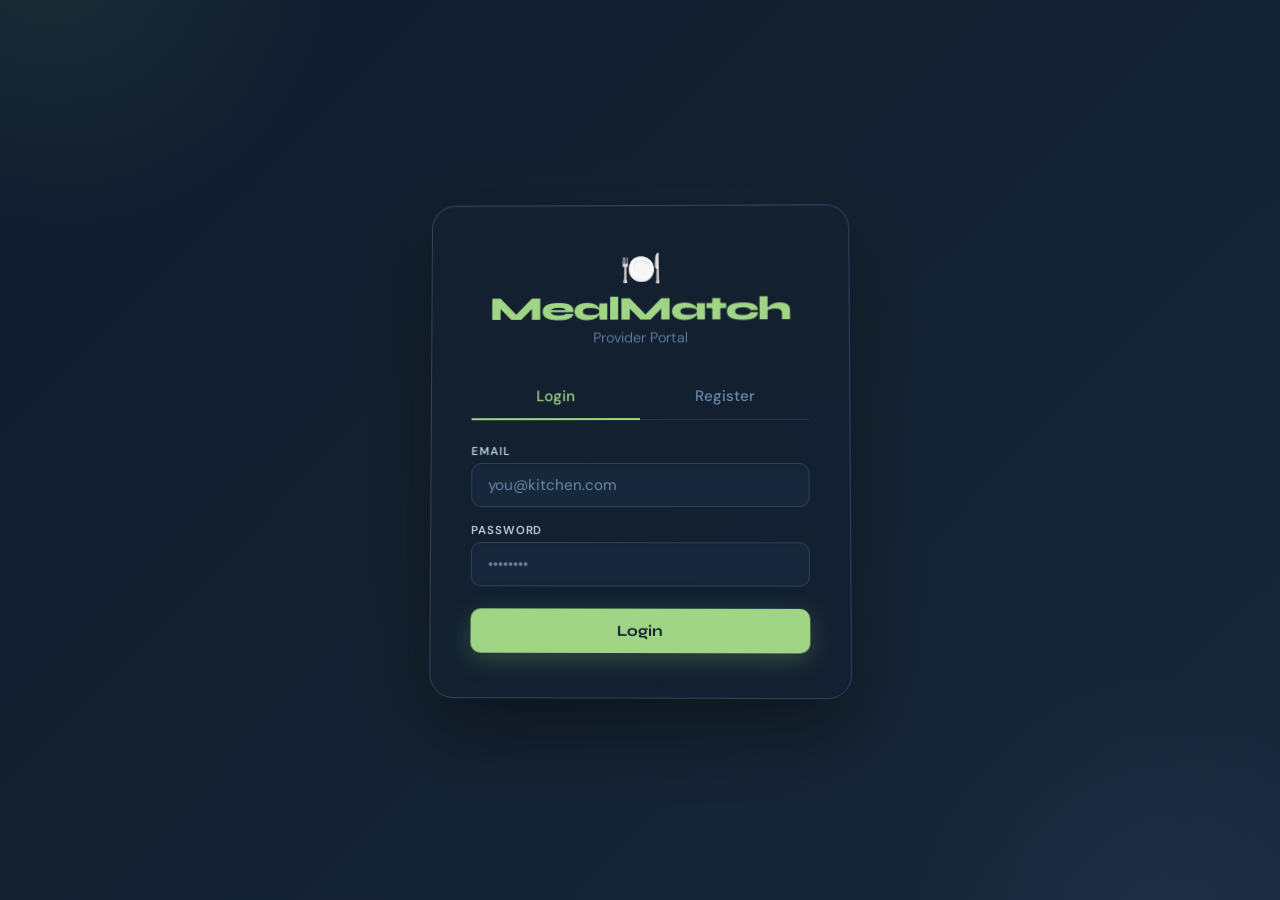
<file: provider-dashboard/provider.html>
<!DOCTYPE html>
<html lang="en">
<head>
  <meta charset="UTF-8" />
  <meta name="viewport" content="width=device-width, initial-scale=1.0"/>
  <title>MealMatch – Provider Dashboard</title>
  <link rel="preconnect" href="https://fonts.googleapis.com">
  <link href="https://fonts.googleapis.com/css2?family=Syne:wght@400;500;600;700;800&family=DM+Sans:ital,opsz,wght@0,9..40,300;0,9..40,400;0,9..40,500;0,9..40,600;1,9..40,300&family=JetBrains+Mono:wght@400;500&display=swap" rel="stylesheet">
  <style>
/* ===== RESET & TOKENS ===== */
*, *::before, *::after { box-sizing: border-box; margin: 0; padding: 0; }
:root {
  --bg:       #0e1b2e;
  --bg2:      #122030;
  --bg3:      #18283c;
  --bg4:      #1e3048;
  --border:   #243654;
  --border2:  #2e4260;
  --text:     #eaf4f4;
  --muted:    #b8cdd8;
  --faint:    #6b87a8;
  --accent:   #a0d585;
  --accent2:  #80bc60;
  --accent3:  rgba(160,213,133,0.10);
  --green-lt: #d8f0b8;
  --blue-d:   #6b87a8;
  --blue-lt:  #8faec8;
  --danger:   #f07070;
  --warning:  #d8e888;
  --success:  #a0d585;
  --serif:    'Syne', sans-serif;
  --sans:     'DM Sans', system-ui, sans-serif;
  --mono:     'JetBrains Mono', monospace;
  --r:        10px;
  --r2:       18px;
}
body {
  font-family: var(--sans);
  background: var(--bg);
  color: var(--text);
  min-height: 100vh;
  -webkit-font-smoothing: antialiased;
}
a { cursor: pointer; text-decoration: none; }

/* ===== UTILITY ===== */
.hidden { display: none !important; }
.error-msg { color: var(--danger); font-size: 0.85rem; margin-top: 8px; font-family: var(--sans); }
.empty-msg { text-align: center; color: var(--faint); padding: 40px 0; font-size: 1rem; font-family: var(--sans); }

/* ===== AUTH ===== */
#auth-screen {
  display: flex; align-items: center; justify-content: center;
  min-height: 100vh;
  background: linear-gradient(135deg, #0e1b2e 0%, #122030 40%, #18283c 100%);
  perspective: 1200px;
  position: relative;
  overflow: hidden;
}
#auth-screen::before {
  content: '';
  position: absolute; top: -40%; left: -20%; width: 600px; height: 600px;
  background: radial-gradient(circle, rgba(160,213,133,0.10) 0%, transparent 70%);
  border-radius: 50%; pointer-events: none;
}
#auth-screen::after {
  content: '';
  position: absolute; bottom: -30%; right: -10%; width: 500px; height: 500px;
  background: radial-gradient(circle, rgba(107,135,168,0.08) 0%, transparent 70%);
  border-radius: 50%; pointer-events: none;
}
.auth-card {
  background: rgba(18,32,48,0.90);
  backdrop-filter: blur(24px); -webkit-backdrop-filter: blur(24px);
  border-radius: 24px; padding: 44px 40px;
  width: 100%; max-width: 420px;
  box-shadow: 0 30px 80px rgba(0,0,0,.50), 0 0 100px rgba(160,213,133,0.05), inset 0 1px 0 rgba(255,255,255,0.05);
  border: 1px solid var(--border2);
  transform: rotateX(2deg) rotateY(-1deg) translateZ(0);
  transition: transform 0.5s cubic-bezier(.25,.46,.45,.94), box-shadow 0.5s ease;
  position: relative; z-index: 2;
}
.auth-card:hover {
  transform: rotateX(0deg) rotateY(0deg) translateY(-6px) translateZ(0);
  box-shadow: 0 40px 100px rgba(0,0,0,.60), 0 0 120px rgba(160,213,133,0.08);
}
.auth-card h1 {
  font-family: var(--serif);
  font-size: 2.1rem; text-align: center; color: var(--accent);
  letter-spacing: -0.03em; font-weight: 800;
}
.auth-subtitle { text-align: center; color: var(--faint); margin-bottom: 28px; font-size: .9rem; font-family: var(--sans); font-weight: 300; }
.tab-bar { display: flex; border-bottom: 1px solid var(--border); margin-bottom: 24px; }
.tab-bar .tab {
  flex: 1; background: none; border: none; padding: 12px;
  font-size: .95rem; cursor: pointer; color: var(--faint); font-weight: 500;
  border-bottom: 2px solid transparent; margin-bottom: -1px; transition: all .25s;
  font-family: var(--sans);
}
.tab-bar .tab:hover { color: var(--muted); }
.tab-bar .tab.active { color: var(--accent); border-bottom-color: var(--accent); }

label {
  display: block; font-size: .72rem; color: var(--muted);
  margin-bottom: 4px; margin-top: 16px;
  font-family: var(--sans); font-weight: 600; text-transform: uppercase; letter-spacing: .08em;
}
input[type=text],
input[type=email],
input[type=password],
input[type=number],
select {
  width: 100%; padding: 11px 16px;
  border: 1px solid var(--border2);
  border-radius: var(--r); font-size: .95rem;
  transition: all .25s; outline: none;
  background: var(--bg3);
  color: var(--text);
  font-family: var(--sans);
  box-shadow: inset 0 2px 6px rgba(0,0,0,0.15);
}
input::placeholder { color: var(--faint); }
input:focus, select:focus {
  border-color: var(--accent);
  background: var(--bg4);
  box-shadow: inset 0 2px 6px rgba(0,0,0,0.15), 0 0 0 3px rgba(160,213,133,0.12);
}
select option { background: var(--bg3); color: var(--text); }

.btn-primary {
  display: block; width: 100%; padding: 13px; margin-top: 22px;
  background: var(--accent);
  color: #0e1b2e; border: none; border-radius: var(--r);
  font-size: .95rem; font-weight: 700; cursor: pointer;
  font-family: var(--serif); letter-spacing: 0.01em;
  transition: all .3s cubic-bezier(.25,.46,.45,.94); position: relative;
  box-shadow: 0 6px 24px rgba(160,213,133,0.25), 0 2px 6px rgba(0,0,0,0.15);
}
.btn-primary:hover {
  background: var(--green-lt);
  transform: translateY(-3px) scale(1.01);
  box-shadow: 0 12px 36px rgba(160,213,133,0.35), 0 4px 10px rgba(0,0,0,0.2);
}
.btn-primary:active { transform: translateY(0) scale(0.99); box-shadow: 0 4px 12px rgba(160,213,133,0.2); }
.btn-secondary {
  display: inline-block; padding: 10px 22px; margin-top: 12px;
  background: var(--bg3); color: var(--muted); border: 1px solid var(--border2);
  border-radius: var(--r); font-size: .9rem; font-weight: 500; cursor: pointer;
  transition: all .25s; font-family: var(--sans);
}
.btn-secondary:hover { background: var(--bg4); color: var(--text); transform: translateY(-1px); }

/* ===== DASHBOARD LAYOUT ===== */
#dashboard {
  display: flex; min-height: 100vh;
  background: linear-gradient(160deg, #0e1b2e 0%, #111f30 40%, #152535 70%, #0e1b2e 100%);
}
#sidebar {
  width: 220px; color: var(--faint);
  display: flex; flex-direction: column; padding: 28px 0;
  position: fixed; top: 0; left: 0; height: 100vh; z-index: 100;
  background: rgba(14,27,46,0.96);
  backdrop-filter: blur(20px); -webkit-backdrop-filter: blur(20px);
  border-right: 1px solid var(--border);
  box-shadow: 4px 0 30px rgba(0,0,0,.3);
}
.brand {
  font-family: var(--serif);
  font-size: 1.35rem; font-weight: 800; color: var(--accent);
  padding: 0 24px 32px;
  letter-spacing: -0.03em;
}
nav { flex: 1; }
.nav-link {
  display: block; padding: 13px 24px; color: var(--faint);
  font-size: .9rem; font-weight: 500; font-family: var(--sans);
  transition: all .3s; cursor: pointer;
  border-left: 3px solid transparent; position: relative;
  margin: 2px 0;
}
.nav-link:hover {
  background: linear-gradient(90deg, rgba(160,213,133,.06), transparent);
  color: var(--muted); transform: translateX(3px);
}
.nav-link.active {
  background: linear-gradient(90deg, rgba(160,213,133,.10), transparent);
  color: var(--accent); border-left-color: var(--accent);
}
.btn-logout {
  margin: 16px; background: rgba(240,112,112,.07); color: var(--danger);
  border: 1px solid rgba(240,112,112,0.18); border-radius: var(--r); padding: 10px;
  cursor: pointer; font-weight: 600; transition: all .3s; font-size: .88rem;
  font-family: var(--sans);
}
.btn-logout:hover {
  background: var(--danger); color: #0e1b2e; transform: translateY(-2px);
  box-shadow: 0 8px 24px rgba(240,112,112,0.28);
}
#main-content {
  margin-left: 220px; flex: 1; padding: 36px 40px;
  max-width: calc(100vw - 220px);
  position: relative;
}
/* Ambient glow blobs */
#main-content::before {
  content: '';
  position: fixed; top: 8%; right: 4%; width: 420px; height: 420px;
  background: radial-gradient(circle, rgba(160,213,133,0.04) 0%, transparent 70%);
  border-radius: 50%; pointer-events: none; z-index: 0;
}
#main-content::after {
  content: '';
  position: fixed; bottom: 4%; left: 28%; width: 500px; height: 500px;
  background: radial-gradient(circle, rgba(107,135,168,0.03) 0%, transparent 70%);
  border-radius: 50%; pointer-events: none; z-index: 0;
}
.section { position: relative; z-index: 1; }
.section h2 {
  font-family: var(--serif);
  font-size: 1.5rem; margin-bottom: 24px; color: var(--text);
  font-weight: 700; letter-spacing: -0.02em;
}
.section-header { display: flex; align-items: center; justify-content: space-between; margin-bottom: 20px; }
.section-header h2 { margin-bottom: 0; }
.section-header .btn-primary { width: auto; margin-top: 0; padding: 10px 22px; font-size: .9rem; }

/* ===== PROFILE CARD ===== */
.card {
  background: rgba(18,32,48,0.70);
  backdrop-filter: blur(16px); -webkit-backdrop-filter: blur(16px);
  border-radius: var(--r2);
  box-shadow: 0 8px 40px rgba(0,0,0,.25), inset 0 1px 0 rgba(255,255,255,0.04);
  border: 1px solid var(--border);
  transition: transform 0.4s cubic-bezier(.25,.46,.45,.94), box-shadow 0.4s ease;
}
.card:hover {
  transform: translateY(-5px) rotateX(1deg);
  box-shadow: 0 20px 60px rgba(0,0,0,.35), inset 0 1px 0 rgba(255,255,255,0.06);
}
.profile-card {
  display: flex; align-items: center; gap: 22px;
  padding: 28px; margin-bottom: 28px;
  background: linear-gradient(135deg, rgba(18,32,48,0.80), rgba(24,40,60,0.65));
  position: relative; overflow: hidden;
}
.profile-card::before {
  content: '';
  position: absolute; top: -50%; right: -20%; width: 300px; height: 300px;
  background: radial-gradient(circle, rgba(160,213,133,0.06) 0%, transparent 70%);
  border-radius: 50%; pointer-events: none;
}
.profile-avatar {
  width: 72px; height: 72px; border-radius: 50%;
  background: linear-gradient(135deg, #a0d585, #6b87a8);
  display: flex; align-items: center; justify-content: center;
  font-family: var(--serif);
  font-size: 1.8rem; color: #0e1b2e; font-weight: 800; flex-shrink: 0;
  box-shadow: 0 8px 30px rgba(160,213,133,0.25), 0 0 40px rgba(107,135,168,0.10);
  border: 2px solid rgba(255,255,255,0.08);
  transition: transform 0.3s ease, box-shadow 0.3s ease;
}
.profile-avatar:hover { transform: scale(1.1) rotate(-5deg); box-shadow: 0 12px 40px rgba(160,213,133,0.35); }
.profile-info h3 { font-family: var(--serif); font-size: 1.25rem; color: var(--text); font-weight: 700; letter-spacing: -0.02em; }
.profile-info p { font-size: .88rem; color: var(--faint); margin-top: 3px; font-family: var(--sans); }
.profile-badge {
  display: inline-block; margin-top: 8px; padding: 4px 12px;
  background: var(--accent3); color: var(--accent); border-radius: 20px;
  font-size: .78rem; font-weight: 600; border: 1px solid rgba(160,213,133,0.20);
  font-family: var(--sans);
}

/* ===== STATS ===== */
.stats-grid {
  display: grid; grid-template-columns: repeat(auto-fill, minmax(210px,1fr));
  gap: 20px; margin-bottom: 32px;
}
.stat-card {
  background: linear-gradient(145deg, rgba(18,32,48,0.80), rgba(14,27,46,0.90));
  backdrop-filter: blur(12px); -webkit-backdrop-filter: blur(12px);
  border-radius: var(--r2); padding: 26px 24px;
  box-shadow: 0 8px 32px rgba(0,0,0,.20), inset 0 1px 0 rgba(255,255,255,0.04);
  border: 1px solid var(--border);
  display: flex; flex-direction: column; gap: 10px;
  transition: all .35s cubic-bezier(.25,.46,.45,.94);
  position: relative; overflow: hidden;
}
.stat-card::before {
  content: '';
  position: absolute; top: -60%; right: -40%; width: 120px; height: 120px;
  border-radius: 50%; pointer-events: none;
  transition: all .4s ease;
}
.stat-card:nth-child(1)::before { background: radial-gradient(circle, rgba(160,213,133,0.12) 0%, transparent 70%); }
.stat-card:nth-child(2)::before { background: radial-gradient(circle, rgba(107,135,168,0.12) 0%, transparent 70%); }
.stat-card:nth-child(3)::before { background: radial-gradient(circle, rgba(216,240,184,0.10) 0%, transparent 70%); }
.stat-card:nth-child(4)::before { background: radial-gradient(circle, rgba(143,174,200,0.10) 0%, transparent 70%); }
.stat-card:nth-child(1) { border-left: 3px solid var(--accent); }
.stat-card:nth-child(2) { border-left: 3px solid var(--blue-d); }
.stat-card:nth-child(3) { border-left: 3px solid var(--green-lt); }
.stat-card:nth-child(4) { border-left: 3px solid var(--blue-lt); }
.stat-card:hover {
  transform: translateY(-8px) scale(1.02);
  box-shadow: 0 20px 50px rgba(0,0,0,.30), inset 0 1px 0 rgba(255,255,255,0.06);
}
.stat-label {
  font-size: .72rem; color: var(--faint); font-weight: 600;
  text-transform: uppercase; letter-spacing: .08em;
  font-family: var(--sans); position: relative;
}
.stat-value {
  font-family: var(--serif);
  font-size: 2rem; font-weight: 700; color: var(--text);
  position: relative; letter-spacing: -0.02em;
}

/* ===== TABLE ===== */
.table-wrap {
  background: rgba(18,32,48,0.70);
  backdrop-filter: blur(12px); -webkit-backdrop-filter: blur(12px);
  border-radius: var(--r2); overflow: hidden;
  box-shadow: 0 8px 40px rgba(0,0,0,.25), inset 0 1px 0 rgba(255,255,255,0.04);
  border: 1px solid var(--border);
  transition: transform 0.35s ease, box-shadow 0.35s ease;
}
.table-wrap:hover {
  transform: translateY(-3px);
  box-shadow: 0 16px 50px rgba(0,0,0,.30);
}
table { width: 100%; border-collapse: collapse; font-size: .92rem; font-family: var(--sans); }
thead { background: linear-gradient(135deg, rgba(14,27,46,0.95), rgba(18,32,48,0.95)); }
thead th {
  padding: 15px 16px; text-align: left; color: var(--faint);
  font-weight: 600; font-size: .72rem; letter-spacing: .08em; text-transform: uppercase;
  font-family: var(--sans);
}
tbody tr { border-bottom: 1px solid rgba(255,255,255,0.025); transition: all .25s; }
tbody tr:last-child { border-bottom: none; }
tbody tr:hover { background: rgba(160,213,133,0.03); }
tbody td { padding: 14px 16px; vertical-align: middle; color: var(--muted); }
tbody td strong { color: var(--text); font-family: var(--sans); }

/* ===== BADGES ===== */
.badge {
  display: inline-block; padding: 4px 12px; border-radius: 20px;
  font-size: .72rem; font-weight: 600; text-transform: uppercase; letter-spacing: .04em;
  font-family: var(--sans);
}
.badge-active  { background: rgba(160,213,133,0.12); color: var(--accent);  border: 1px solid rgba(160,213,133,0.22); }
.badge-paused  { background: rgba(216,232,136,0.12); color: var(--warning); border: 1px solid rgba(216,232,136,0.22); }
.badge-cancelled { background: rgba(240,112,112,0.12); color: var(--danger); border: 1px solid rgba(240,112,112,0.22); }
.badge-yes { background: rgba(160,213,133,0.12); color: var(--accent);  border: 1px solid rgba(160,213,133,0.22); }
.badge-no  { background: rgba(240,112,112,0.12); color: var(--danger); border: 1px solid rgba(240,112,112,0.22); }

/* ===== ACTION BUTTONS ===== */
.btn-edit {
  padding: 6px 14px; border-radius: var(--r);
  border: 1px solid rgba(160,213,133,0.30);
  background: rgba(160,213,133,0.08); color: var(--accent); cursor: pointer;
  font-size: .82rem; font-weight: 600; margin-right: 6px; transition: all .3s;
  font-family: var(--sans);
}
.btn-edit:hover {
  background: var(--accent); color: #0e1b2e; transform: translateY(-2px);
  box-shadow: 0 6px 20px rgba(160,213,133,0.30);
}
.btn-delete {
  padding: 6px 14px; border-radius: var(--r);
  border: 1px solid rgba(240,112,112,0.30);
  background: rgba(240,112,112,0.08); color: var(--danger); cursor: pointer;
  font-size: .82rem; font-weight: 600; transition: all .3s;
  font-family: var(--sans);
}
.btn-delete:hover {
  background: var(--danger); color: #0e1b2e; transform: translateY(-2px);
  box-shadow: 0 6px 20px rgba(240,112,112,0.30);
}

/* ===== FORECAST TOTAL ===== */
.forecast-total {
  text-align: right; margin-top: 18px; font-size: 1rem; color: var(--muted);
  padding: 16px 24px;
  background: rgba(18,32,48,0.70);
  backdrop-filter: blur(12px);
  border-radius: var(--r2);
  box-shadow: 0 6px 24px rgba(0,0,0,.18), inset 0 1px 0 rgba(255,255,255,0.04);
  border: 1px solid var(--border);
  font-family: var(--sans);
}
.forecast-total strong { color: var(--accent); font-family: var(--serif); font-size: 1.2rem; }

/* ===== REVIEWS ===== */
#reviews-list { display: flex; flex-direction: column; gap: 16px; }
.review-card {
  background: rgba(18,32,48,0.70);
  backdrop-filter: blur(12px); -webkit-backdrop-filter: blur(12px);
  border-radius: var(--r2); padding: 24px 28px;
  box-shadow: 0 8px 32px rgba(0,0,0,.20), inset 0 1px 0 rgba(255,255,255,0.04);
  border: 1px solid var(--border);
  transition: all .35s cubic-bezier(.25,.46,.45,.94);
  position: relative; overflow: hidden;
}
.review-card::before {
  content: '';
  position: absolute; top: 0; left: 0; right: 0; height: 2px;
  background: linear-gradient(90deg, var(--accent), var(--blue-d), var(--green-lt));
  opacity: 0; transition: opacity 0.35s;
}
.review-card:hover {
  transform: translateY(-5px);
  box-shadow: 0 20px 50px rgba(0,0,0,.30), inset 0 1px 0 rgba(255,255,255,0.06);
}
.review-card:hover::before { opacity: 1; }
.review-header {
  display: flex; align-items: center; justify-content: space-between; margin-bottom: 10px;
}
.review-author { font-family: var(--serif); font-weight: 700; color: var(--text); font-size: .95rem; }
.review-date { font-size: .8rem; color: var(--faint); font-family: var(--sans); }
.review-stars { color: var(--warning); font-size: 1.1rem; }
.review-comment { color: var(--muted); font-size: .93rem; line-height: 1.6; margin-top: 8px; font-family: var(--sans); }
.review-item-tag {
  display: inline-block; margin-top: 10px; padding: 4px 12px;
  background: rgba(107,135,168,0.08); color: var(--blue-lt);
  border: 1px solid rgba(107,135,168,0.14);
  border-radius: 20px; font-size: .78rem; font-family: var(--sans);
}

/* ===== MODAL ===== */
.modal-overlay {
  position: fixed; inset: 0; background: rgba(0,0,0,.65);
  display: flex; align-items: center; justify-content: center;
  z-index: 500; backdrop-filter: blur(8px); -webkit-backdrop-filter: blur(8px);
  perspective: 1000px;
}
.modal {
  background: rgba(18,32,48,0.98);
  backdrop-filter: blur(24px); -webkit-backdrop-filter: blur(24px);
  border-radius: var(--r2); padding: 36px;
  width: 100%; max-width: 560px; max-height: 90vh; overflow-y: auto;
  box-shadow: 0 30px 100px rgba(0,0,0,.55), 0 0 80px rgba(160,213,133,0.04), inset 0 1px 0 rgba(255,255,255,0.05);
  border: 1px solid var(--border2);
  animation: modalIn 0.4s cubic-bezier(.25,.46,.45,.94);
}
@keyframes modalIn {
  from { opacity: 0; transform: rotateX(-10deg) translateY(40px) scale(0.92); }
  to { opacity: 1; transform: rotateX(0) translateY(0) scale(1); }
}
.modal h3 { font-family: var(--serif); font-size: 1.3rem; margin-bottom: 4px; color: var(--text); letter-spacing: -0.02em; }
.toggle-row {
  display: flex; align-items: center; justify-content: space-between; margin-top: 16px;
}
.toggle-row label { margin: 0; font-size: .9rem; color: var(--muted); text-transform: none; letter-spacing: 0; }
.toggle-row input[type=checkbox] { width: 20px; height: 20px; accent-color: var(--accent); cursor: pointer; }
.modal-actions { display: flex; gap: 12px; justify-content: flex-end; margin-top: 22px; }
.modal-actions .btn-primary { width: auto; margin-top: 0; padding: 10px 26px; }

/* ===== TOAST ===== */
.toast {
  position: fixed; bottom: 28px; right: 28px; z-index: 1000;
  background: rgba(18,32,48,0.98);
  backdrop-filter: blur(16px);
  color: var(--text); padding: 14px 24px;
  border-radius: var(--r2); font-size: .93rem; font-weight: 500;
  font-family: var(--sans);
  box-shadow: 0 12px 40px rgba(0,0,0,.45), inset 0 1px 0 rgba(255,255,255,0.05);
  border: 1px solid var(--border2);
  animation: fadeSlideIn .3s cubic-bezier(.25,.46,.45,.94);
}
.toast.success { background: rgba(160,213,133,0.92); color: #0e1b2e; border-color: rgba(160,213,133,0.35); }
.toast.error   { background: rgba(240,112,112,0.92); color: #fff;    border-color: rgba(240,112,112,0.35); }
@keyframes fadeSlideIn {
  from { opacity: 0; transform: translateY(20px) scale(0.95); }
  to   { opacity: 1; transform: translateY(0) scale(1); }
}

/* ===== SKELETON ===== */
.skeleton-lines { padding: 20px 24px; }
.skeleton {
  height: 16px; border-radius: 8px; margin-bottom: 10px;
  background: linear-gradient(90deg, rgba(255,255,255,0.02) 25%, rgba(255,255,255,0.05) 50%, rgba(255,255,255,0.02) 75%);
  background-size: 200% 100%; animation: shimmer 1.5s infinite;
}
.skeleton.short { width: 60%; }
@keyframes shimmer {
  from { background-position: 200% 0; }
  to   { background-position: -200% 0; }
}

/* ===== PREP PLAN ===== */
.prep-day-block { margin-bottom: 28px; }
.prep-day-header { display: flex; align-items: center; gap: 12px; margin-bottom: 12px; }
.prep-day-label {
  font-family: var(--serif); font-size: 1.1rem; font-weight: 700;
  color: var(--text); letter-spacing: -0.01em;
}
.prep-day-date {
  font-size: .82rem; color: var(--faint);
  background: rgba(107,135,168,0.10); border: 1px solid rgba(107,135,168,0.18);
  border-radius: 20px; padding: 3px 12px; font-family: var(--sans);
}
.prep-day-chip {
  font-size: .72rem; font-weight: 600;
  border-radius: 20px; padding: 3px 10px; font-family: var(--sans);
  text-transform: uppercase; letter-spacing: .06em;
}
.prep-day-chip.today { color: var(--accent); background: var(--accent3); border: 1px solid rgba(160,213,133,0.22); }
.prep-day-chip.tomorrow { color: var(--blue-lt); background: rgba(107,135,168,0.12); border: 1px solid rgba(107,135,168,0.22); }
.prep-item-row {
  display: flex; align-items: center; justify-content: space-between;
  padding: 14px 20px;
  background: rgba(18,32,48,0.70); backdrop-filter: blur(8px);
  border-radius: var(--r); border: 1px solid var(--border);
  margin-bottom: 8px; transition: all .25s;
}
.prep-item-row:hover {
  background: rgba(160,213,133,0.04); border-color: rgba(160,213,133,0.18);
  transform: translateX(4px);
}
.prep-item-name { font-weight: 600; color: var(--text); font-family: var(--sans); font-size: .95rem; }
.prep-item-meta { font-size: .82rem; color: var(--faint); margin-top: 2px; font-family: var(--sans); }
.prep-count-chip {
  display: flex; align-items: center; gap: 6px;
  background: var(--accent3); border: 1px solid rgba(160,213,133,0.22);
  border-radius: 20px; padding: 6px 16px;
  font-family: var(--serif); font-size: 1.05rem; font-weight: 700; color: var(--accent);
  flex-shrink: 0; white-space: nowrap;
}
.prep-count-chip span { font-size: .72rem; font-family: var(--sans); color: var(--muted); font-weight: 400; }
.prep-no-orders {
  padding: 18px 20px; color: var(--faint); font-size: .9rem;
  background: rgba(18,32,48,0.50); border-radius: var(--r);
  border: 1px dashed var(--border); text-align: center; font-family: var(--sans);
}
/* ===== PREP CHECKBOX ===== */
.prep-item-row { gap: 14px; }
.prep-check-wrap {
  flex-shrink: 0; display: flex; align-items: center; justify-content: center;
  width: 28px; height: 28px;
}
.prep-check {
  appearance: none; -webkit-appearance: none;
  width: 22px; height: 22px; border-radius: 6px;
  border: 2px solid var(--border2); background: var(--bg3);
  cursor: pointer; position: relative; flex-shrink: 0;
  transition: all .2s cubic-bezier(.25,.46,.45,.94);
}
.prep-check:hover { border-color: var(--accent); background: rgba(160,213,133,0.08); }
.prep-check:checked {
  background: var(--accent); border-color: var(--accent2);
  box-shadow: 0 0 0 3px rgba(160,213,133,0.18);
}
.prep-check:checked::after {
  content: ''; position: absolute;
  left: 5px; top: 2px; width: 8px; height: 12px;
  border: 2.5px solid #0e1b2e; border-top: none; border-left: none;
  transform: rotate(40deg);
}
.prep-item-row.done {
  opacity: 0.55;
  background: rgba(160,213,133,0.04);
  border-color: rgba(160,213,133,0.18);
}
.prep-item-row.done .prep-item-name { text-decoration: line-through; color: var(--accent); }
.prep-item-row.done .prep-count-chip {
  background: rgba(160,213,133,0.06); color: var(--accent2);
}
/* Progress bar */
.prep-progress-wrap {
  display: flex; align-items: center; gap: 12px;
  margin-bottom: 14px; padding: 10px 16px;
  background: rgba(18,32,48,0.60); border-radius: var(--r);
  border: 1px solid var(--border);
}
.prep-progress-bar-track {
  flex: 1; height: 6px; background: rgba(255,255,255,0.06);
  border-radius: 3px; overflow: hidden;
}
.prep-progress-bar-fill {
  height: 100%; background: linear-gradient(90deg, var(--accent2), var(--accent));
  border-radius: 3px; transition: width .4s cubic-bezier(.25,.46,.45,.94);
}
.prep-progress-label {
  font-size: .82rem; color: var(--muted); font-family: var(--sans); white-space: nowrap;
}
.prep-progress-label strong { color: var(--accent); font-family: var(--serif); }
.btn-prep-reset {
  padding: 4px 12px; border-radius: var(--r);
  border: 1px solid rgba(160,213,133,0.20);
  background: transparent; color: var(--faint);
  cursor: pointer; font-size: .75rem; font-family: var(--sans);
  transition: all .2s;
}
.btn-prep-reset:hover { color: var(--accent); border-color: rgba(160,213,133,0.40); }

.cancel-log-section { margin-top: 40px; }
.cancel-log-section h3 {
  font-family: var(--serif); font-size: 1.15rem; font-weight: 700; color: var(--text);
  letter-spacing: -0.02em; margin-bottom: 16px;
  display: flex; align-items: center; gap: 10px;
}
.cancel-log-section h3::after { content: ''; flex: 1; height: 1px; background: var(--border); }

/* ===== TAG CHIP SELECTOR ===== */
.tag-section-label {
  font-size: .68rem; color: var(--faint); font-weight: 600;
  text-transform: uppercase; letter-spacing: .08em;
  font-family: var(--sans); margin: 12px 0 6px;
}
.tag-chip-grid { display: flex; flex-wrap: wrap; gap: 6px; margin-bottom: 4px; }
.tag-chip {
  padding: 5px 12px; border-radius: 20px; font-size: .78rem; font-weight: 600;
  font-family: var(--sans); cursor: pointer; user-select: none;
  border: 1px solid var(--border2); background: var(--bg3); color: var(--faint);
  transition: all .18s; white-space: nowrap;
}
.tag-chip:hover { border-color: var(--accent); color: var(--accent); background: rgba(160,213,133,0.06); }
.tag-chip.selected { background: rgba(160,213,133,0.14); color: var(--accent); border-color: var(--accent2); box-shadow: 0 0 0 2px rgba(160,213,133,0.12); }
.tag-chip.cat-health.selected  { background: rgba(143,174,200,0.14); color: var(--blue-lt);  border-color: var(--blue-lt);  box-shadow: 0 0 0 2px rgba(143,174,200,0.12); }
.tag-chip.cat-health:hover     { border-color: var(--blue-lt); color: var(--blue-lt); background: rgba(143,174,200,0.07); }
.tag-chip.cat-fitness.selected { background: rgba(216,232,136,0.14); color: var(--warning); border-color: var(--warning);  box-shadow: 0 0 0 2px rgba(216,232,136,0.12); }
.tag-chip.cat-fitness:hover    { border-color: var(--warning); color: var(--warning); background: rgba(216,232,136,0.07); }
.tag-custom-input {
  width: 100%; padding: 7px 12px; margin-top: 8px;
  border: 1px dashed var(--border2); border-radius: var(--r);
  background: transparent; color: var(--muted); font-size: .82rem;
  font-family: var(--sans); outline: none; transition: border-color .2s;
}
.tag-custom-input:focus { border-color: var(--accent); color: var(--text); }
.tag-custom-input::placeholder { color: var(--faint); }

/* ===== ANALYTICS ===== */
.analytics-grid { display: grid; grid-template-columns: repeat(auto-fill, minmax(200px,1fr)); gap: 16px; margin-bottom: 28px; }
.an-card {
  background: rgba(18,32,48,0.75); backdrop-filter: blur(12px);
  border-radius: var(--r2); padding: 22px 20px;
  border: 1px solid var(--border);
  box-shadow: 0 6px 28px rgba(0,0,0,.18), inset 0 1px 0 rgba(255,255,255,0.04);
  display: flex; flex-direction: column; gap: 8px; transition: transform .3s ease;
}
.an-card:hover { transform: translateY(-4px); }
.an-label { font-size: .68rem; color: var(--faint); font-weight: 600; text-transform: uppercase; letter-spacing: .08em; font-family: var(--sans); }
.an-value { font-family: var(--serif); font-size: 1.9rem; font-weight: 700; color: var(--text); letter-spacing: -0.02em; }
.an-sub   { font-size: .78rem; color: var(--faint); font-family: var(--sans); }

/* section title within analytics */
.an-section { margin-bottom: 28px; }
.an-section-title {
  font-family: var(--serif); font-size: 1.05rem; font-weight: 700; color: var(--muted);
  margin-bottom: 14px; letter-spacing: -0.01em;
  display: flex; align-items: center; gap: 10px;
}
.an-section-title::after { content: ''; flex: 1; height: 1px; background: var(--border); }

/* horizontal bar chart */
.an-bar-chart { display: flex; flex-direction: column; gap: 10px; }
.an-bar-row { display: flex; align-items: center; gap: 12px; font-family: var(--sans); }
.an-bar-label { font-size: .82rem; color: var(--muted); min-width: 160px; max-width: 160px; overflow: hidden; text-overflow: ellipsis; white-space: nowrap; }
.an-bar-track { flex: 1; height: 10px; background: rgba(255,255,255,0.05); border-radius: 5px; overflow: hidden; }
.an-bar-fill  { height: 100%; border-radius: 5px; transition: width .6s cubic-bezier(.25,.46,.45,.94); }
.an-bar-val   { font-size: .82rem; color: var(--faint); min-width: 36px; text-align: right; }

/* day heatmap */
.an-day-grid { display: grid; grid-template-columns: repeat(7,1fr); gap: 8px; }
.an-day-col  { display: flex; flex-direction: column; align-items: center; gap: 6px; }
.an-day-bar-wrap { width: 100%; height: 80px; display: flex; align-items: flex-end; justify-content: center; }
.an-day-bar { width: 70%; border-radius: 4px 4px 0 0; transition: height .6s cubic-bezier(.25,.46,.45,.94); min-height: 4px; }
.an-day-name { font-size: .7rem; font-weight: 600; letter-spacing: .04em; font-family: var(--sans); color: var(--faint); text-transform: uppercase; }
.an-day-count { font-size: .72rem; font-family: var(--serif); color: var(--muted); }

/* status segment bar */
.an-segment-bar { height: 14px; border-radius: 7px; overflow: hidden; display: flex; margin-bottom: 10px; }
.an-segment { height: 100%; transition: width .6s cubic-bezier(.25,.46,.45,.94); }
.an-legend { display: flex; gap: 16px; flex-wrap: wrap; }
.an-legend-item { display: flex; align-items: center; gap: 6px; font-size: .8rem; font-family: var(--sans); color: var(--muted); }
.an-legend-dot { width: 10px; height: 10px; border-radius: 50%; flex-shrink: 0; }

/* tag cloud */
.an-tag-cloud { display: flex; flex-wrap: wrap; gap: 8px; }
.an-tag-item {
  padding: 5px 13px; border-radius: 20px;
  background: rgba(107,135,168,0.10); color: var(--blue-lt);
  border: 1px solid rgba(107,135,168,0.16); font-family: var(--sans);
  transition: transform .2s;
}
.an-tag-item:hover { transform: scale(1.06); }

/* 2-col layout */
.an-two-col { display: grid; grid-template-columns: 1fr 1fr; gap: 20px; margin-bottom: 28px; }
@media (max-width: 900px) { .an-two-col { grid-template-columns: 1fr; } }
.an-panel {
  background: rgba(18,32,48,0.75); backdrop-filter: blur(12px);
  border-radius: var(--r2); padding: 22px 20px;
  border: 1px solid var(--border);
  box-shadow: 0 6px 28px rgba(0,0,0,.18);
}

/* ===== SCROLLBAR ===== */
::-webkit-scrollbar { width: 6px; }
::-webkit-scrollbar-track { background: transparent; }
::-webkit-scrollbar-thumb { background: rgba(160,213,133,0.15); border-radius: 3px; }
::-webkit-scrollbar-thumb:hover { background: rgba(160,213,133,0.28); }

/* ===== RESPONSIVE ===== */
@media (max-width: 768px) {
  #sidebar { width: 60px; }
  .brand { display: none; }
  .nav-link { padding: 14px; text-align: center; font-size: 1.2rem; }
  #main-content { margin-left: 60px; padding: 24px 16px; max-width: calc(100vw - 60px); }
}
  </style>
</head>
<body>

<!-- ===================== AUTH SCREENS ===================== -->
<div id="auth-screen">
  <div class="auth-card">
    <h1>🍽️ MealMatch</h1>
    <p class="auth-subtitle">Provider Portal</p>

    <div class="tab-bar">
      <button class="tab active" onclick="showTab(event,'login')">Login</button>
      <button class="tab" onclick="showTab(event,'register')">Register</button>
    </div>

    <!-- LOGIN -->
    <form id="login-form" onsubmit="handleLogin(event)">
      <label>Email</label>
      <input type="email" id="login-email" required placeholder="you@kitchen.com"/>
      <label>Password</label>
      <input type="password" id="login-password" required placeholder="••••••••"/>
      <button type="submit" class="btn-primary">Login</button>
      <p id="login-error" class="error-msg hidden"></p>
    </form>

    <!-- REGISTER -->
    <form id="register-form" class="hidden" onsubmit="handleRegister(event)">
      <label>Full Name *</label>
      <input type="text" id="reg-name" required placeholder="Sunrise Kitchen"/>
      <label>Email *</label>
      <input type="email" id="reg-email" required placeholder="you@kitchen.com"/>
      <label>Password *</label>
      <input type="password" id="reg-password" required placeholder="••••••••"/>
      <label>Phone</label>
      <input type="text" id="reg-phone" placeholder="+91 9876543210"/>
      <label>Location</label>
      <input type="text" id="reg-location" placeholder="Chennai, Tamil Nadu"/>
      <label>Cuisine Type</label>
      <input type="text" id="reg-cuisine" placeholder="South Indian, Vegan…"/>
      <button type="submit" class="btn-primary">Create Provider Account</button>
      <p id="register-error" class="error-msg hidden"></p>
    </form>
  </div>
</div>

<!-- ===================== DASHBOARD ===================== -->
<div id="dashboard" class="hidden">

  <!-- SIDEBAR -->
  <aside id="sidebar">
    <div class="brand">🍽️ MealMatch</div>
    <nav>
      <a class="nav-link active" onclick="navigate(event,'overview')">📊 Overview</a>
      <a class="nav-link" onclick="navigate(event,'analytics')">🔍 Analytics</a>
      <a class="nav-link" onclick="navigate(event,'menu')">🍛 Menu Items</a>
      <a class="nav-link" onclick="navigate(event,'subscriptions')">📋 Subscriptions</a>
      <a class="nav-link" onclick="navigate(event,'forecast')">📈 Forecast</a>
      <a class="nav-link" onclick="navigate(event,'prepplan')">📦 Prep Plan</a>
      <a class="nav-link" onclick="navigate(event,'reviews')">⭐ Reviews</a>
    </nav>
    <button class="btn-logout" onclick="logout()">Logout</button>
  </aside>

  <!-- MAIN -->
  <main id="main-content">

    <!-- OVERVIEW -->
    <section id="section-overview" class="section active">
      <h2>Overview</h2>
      <div id="profile-card" class="card profile-card">
        <div class="skeleton-lines">
          <div class="skeleton"></div>
          <div class="skeleton short"></div>
        </div>
      </div>
      <div class="stats-grid">
        <div class="stat-card">
          <span class="stat-label">Menu Items</span>
          <span class="stat-value" id="stat-menu-val">—</span>
        </div>
        <div class="stat-card">
          <span class="stat-label">Active Subscriptions</span>
          <span class="stat-value" id="stat-subs-val">—</span>
        </div>
        <div class="stat-card">
          <span class="stat-label">Proj. Weekly Revenue</span>
          <span class="stat-value" id="stat-rev-val">—</span>
        </div>
        <div class="stat-card">
          <span class="stat-label">Avg. Rating</span>
          <span class="stat-value" id="stat-rating-val">—</span>
        </div>
      </div>
    </section>

    <!-- MENU ITEMS -->
    <section id="section-menu" class="section hidden">
      <div class="section-header">
        <h2>Menu Items</h2>
        <button class="btn-primary" onclick="openMenuModal(null)">+ Add Item</button>
      </div>
      <div class="table-wrap">
        <table>
          <thead>
          <tr>
            <th>Name</th><th>Meal Type</th><th>Dietary Tags</th>
            <th>Price (₹)</th><th>Available</th><th>Actions</th>
          </tr>
          </thead>
          <tbody id="menu-tbody"></tbody>
        </table>
      </div>
      <p id="menu-empty" class="empty-msg hidden">No menu items yet. Click "+ Add Item" to get started.</p>
    </section>

    <!-- SUBSCRIPTIONS -->
    <section id="section-subscriptions" class="section hidden">
      <h2>Subscriber List</h2>
      <div class="table-wrap">
        <table>
          <thead>
          <tr>
            <th>Subscriber</th><th>Menu Item</th><th>Days</th>
            <th>Delivery Time</th><th>Address</th><th>Status</th>
            <th>Start</th><th>End</th>
          </tr>
          </thead>
          <tbody id="subs-tbody"></tbody>
        </table>
      </div>
      <p id="subs-empty" class="empty-msg hidden">No subscribers yet.</p>
    </section>

    <!-- FORECAST -->
    <section id="section-forecast" class="section hidden">
      <h2>Revenue Forecast</h2>
      <div class="table-wrap">
        <table>
          <thead>
          <tr>
            <th>Menu Item</th><th>Active Subscriptions</th><th>Projected Weekly Revenue (₹)</th>
          </tr>
          </thead>
          <tbody id="forecast-tbody"></tbody>
        </table>
      </div>
      <p id="forecast-empty" class="empty-msg hidden">No forecast data available.</p>
      <div id="forecast-total-wrap" class="forecast-total hidden">
        Total Projected Weekly Revenue: <strong id="forecast-total">₹0</strong>
      </div>
    </section>

    <!-- REVIEWS -->
    <section id="section-reviews" class="section hidden">
      <h2>Customer Reviews</h2>
      <div id="reviews-list"></div>
      <p id="reviews-empty" class="empty-msg hidden">No reviews yet.</p>
    </section>

    <!-- ANALYTICS -->
    <section id="section-analytics" class="section hidden">
      <h2>🔍 Analytics</h2>

      <!-- KPI row -->
      <div class="analytics-grid" id="an-kpi-grid">
        <div class="an-card"><span class="an-label">Total Subscribers</span><span class="an-value" id="an-total-subs">—</span><span class="an-sub">all statuses</span></div>
        <div class="an-card"><span class="an-label">Unique Customers</span><span class="an-value" id="an-unique-cust">—</span><span class="an-sub">distinct users</span></div>
        <div class="an-card"><span class="an-label">Pause Rate</span><span class="an-value" id="an-pause-rate">—</span><span class="an-sub">of total subs</span></div>
        <div class="an-card"><span class="an-label">Cancel Rate</span><span class="an-value" id="an-cancel-rate">—</span><span class="an-sub">of total subs</span></div>
        <div class="an-card"><span class="an-label">Est. Monthly Rev.</span><span class="an-value" id="an-monthly-rev">—</span><span class="an-sub">active × price × days</span></div>
        <div class="an-card"><span class="an-label">Avg. Deliveries/Day</span><span class="an-value" id="an-avg-daily">—</span><span class="an-sub">across active subs</span></div>
      </div>

      <!-- Subscription status breakdown -->
      <div class="an-section">
        <div class="an-section-title">📌 Subscription Status Breakdown</div>
        <div class="an-panel">
          <div class="an-segment-bar" id="an-status-bar"></div>
          <div class="an-legend" id="an-status-legend"></div>
        </div>
      </div>

      <!-- Two-col: top items + day heatmap -->
      <div class="an-two-col">
        <div class="an-panel">
          <div class="an-section-title" style="margin-bottom:16px">🏆 Top Items by Active Subscribers</div>
          <div class="an-bar-chart" id="an-top-items"></div>
        </div>
        <div class="an-panel">
          <div class="an-section-title" style="margin-bottom:16px">📅 Weekly Order Heatmap</div>
          <div class="an-day-grid" id="an-day-heatmap"></div>
        </div>
      </div>

      <!-- Two-col: delivery slots + dietary preferences -->
      <div class="an-two-col">
        <div class="an-panel">
          <div class="an-section-title" style="margin-bottom:16px">🕐 Delivery Time Distribution</div>
          <div class="an-bar-chart" id="an-time-slots"></div>
        </div>
        <div class="an-panel">
          <div class="an-section-title" style="margin-bottom:16px">🥗 Top Dietary Tags on Your Menu</div>
          <div class="an-tag-cloud" id="an-tag-cloud"></div>
        </div>
      </div>

      <!-- Revenue by item -->
      <div class="an-section">
        <div class="an-section-title">💰 Estimated Weekly Revenue by Item</div>
        <div class="an-panel">
          <div class="an-bar-chart" id="an-rev-by-item"></div>
        </div>
      </div>
    </section>

    <!-- PREP PLAN -->
    <section id="section-prepplan" class="section hidden">
      <h2>📦 Prep Plan — Next 3 Days</h2>
      <div id="prep-plan-body"></div>

      <!-- Pause / Cancel log -->
      <div class="cancel-log-section">
        <h3>⚠️ Cancellation &amp; Pause Log</h3>
        <div class="table-wrap">
          <table>
            <thead>
              <tr>
                <th>Subscriber</th><th>Menu Item</th><th>Delivery Days</th>
                <th>Delivery Time</th><th>Status</th><th>Start Date</th>
              </tr>
            </thead>
            <tbody id="cancel-log-tbody"></tbody>
          </table>
        </div>
        <p id="cancel-log-empty" class="empty-msg hidden">No cancellations or pauses recorded.</p>
      </div>

      <!-- Meal Skip log -->
      <div class="cancel-log-section" style="margin-top:32px">
        <h3>⏭️ Meal Skip Log <span id="skip-count-badge" style="font-family:var(--sans);font-size:.78rem;font-weight:600;background:rgba(216,232,136,0.12);color:var(--warning);border:1px solid rgba(216,232,136,0.22);border-radius:20px;padding:3px 12px;margin-left:8px;vertical-align:middle"></span></h3>
        <div class="table-wrap">
          <table>
            <thead>
              <tr>
                <th>Subscriber</th><th>Menu Item</th><th>Skip Date</th>
                <th>Delivery Time</th><th>Reason</th><th>Logged At</th>
              </tr>
            </thead>
            <tbody id="skip-log-tbody"></tbody>
          </table>
        </div>
        <p id="skip-log-empty" class="empty-msg hidden">No meal skips recorded.</p>
      </div>
    </section>

  </main>
</div>

<!-- ===================== MENU MODAL ===================== -->
<div id="menu-modal" class="modal-overlay hidden">
  <div class="modal">
    <h3 id="modal-title">Add Menu Item</h3>
    <form id="menu-item-form" onsubmit="handleMenuItemSubmit(event)">
      <input type="hidden" id="item-id"/>
      <label>Item Name *</label>
      <input type="text" id="item-name" required placeholder="Idli Sambar"/>
      <label>Meal Type</label>
      <select id="item-mealtype">
        <option value="">— Select —</option>
        <option value="BREAKFAST">Breakfast</option>
        <option value="LUNCH">Lunch</option>
        <option value="DINNER">Dinner</option>
        <option value="SNACK">Snack</option>
      </select>
      <label style="margin-bottom:8px">Dietary Tags</label>

      <div class="tag-section-label">🥗 Diet Type</div>
      <div class="tag-chip-grid" id="tag-group-diet">
        <span class="tag-chip" data-tag="VEG">🌿 Veg</span>
        <span class="tag-chip" data-tag="VEGAN">🌱 Vegan</span>
        <span class="tag-chip" data-tag="NON_VEG">🍗 Non-Veg</span>
        <span class="tag-chip" data-tag="EGG">🥚 Egg</span>
      </div>

      <div class="tag-section-label cat-health">🏥 Medical / Health</div>
      <div class="tag-chip-grid" id="tag-group-health">
        <span class="tag-chip cat-health" data-tag="DIABETIC_CONTROL">🩺 Diabetic Control</span>
        <span class="tag-chip cat-health" data-tag="LOW_GI">📉 Low GI</span>
        <span class="tag-chip cat-health" data-tag="HYPERTENSION">💊 Hypertension</span>
        <span class="tag-chip cat-health" data-tag="LOW_SODIUM">🧂 Low Sodium</span>
        <span class="tag-chip cat-health" data-tag="PROBIOTIC">🦠 Probiotic</span>
        <span class="tag-chip cat-health" data-tag="HIGH_FIBER">🌾 High Fiber</span>
      </div>

      <div class="tag-section-label cat-fitness">💪 Fitness Goals</div>
      <div class="tag-chip-grid" id="tag-group-fitness">
        <span class="tag-chip cat-fitness" data-tag="FAT_LOSS">🔥 Fat Loss</span>
        <span class="tag-chip cat-fitness" data-tag="LOW_CAL">⬇️ Low Cal</span>
        <span class="tag-chip cat-fitness" data-tag="HIGH_PROTEIN">💪 High Protein</span>
        <span class="tag-chip cat-fitness" data-tag="MUSCLE_GAIN">🏋️ Muscle Gain</span>
        <span class="tag-chip cat-fitness" data-tag="CALORIE_DENSE">⚡ Calorie Dense</span>
        <span class="tag-chip cat-fitness" data-tag="HIGH_CARBS">🍚 High Carbs</span>
      </div>

      <div class="tag-section-label">🍱 Food Properties</div>
      <div class="tag-chip-grid" id="tag-group-props">
        <span class="tag-chip" data-tag="WHOLE_WHEAT">🌾 Whole Wheat</span>
        <span class="tag-chip" data-tag="GLUTEN_FREE">🚫 Gluten-Free</span>
        <span class="tag-chip" data-tag="TIFFIN">📦 Tiffin</span>
        <span class="tag-chip" data-tag="COMFORT_FOOD">🫂 Comfort Food</span>
      </div>

      <input type="text" class="tag-custom-input" id="item-tags-custom"
        placeholder="Custom tags: KETO, LACTOSE_FREE … (comma separated)"/>
      <input type="hidden" id="item-tags"/>
      <label>Price (₹) *</label>
      <input type="number" id="item-price" required min="0" step="0.01" placeholder="120.00"/>
      <div class="toggle-row">
        <label>Available</label>
        <input type="checkbox" id="item-available" checked/>
      </div>
      <div class="modal-actions">
        <button type="button" class="btn-secondary" onclick="closeMenuModal()">Cancel</button>
        <button type="submit" class="btn-primary" id="modal-submit-btn">Save</button>
      </div>
      <p id="modal-error" class="error-msg hidden"></p>
    </form>
  </div>
</div>

<!-- ===================== TOAST ===================== -->
<div id="toast" class="toast hidden"></div>

<script>
/* =======================================================
   MealMatch – Provider Dashboard
   Covers every backend endpoint relevant to a Provider.
   Dynamically uses localhost:8080 or IP:8080 based on how it's accessed.
   ======================================================= */

// Dynamically set API_BASE to work on localhost and from other devices
const API_BASE = (() => {
  const hostname = window.location.hostname;
  // If accessing via file:// protocol or need explicit backend URL
  if (window.location.protocol === 'file:') {
    return 'http://10.19.71.226:8080';
  }
  // If already on port 8080, use same origin
  if (window.location.port === '8080') {
    return '';
  }
  // Otherwise, use the current hostname with port 8080
  return `http://${hostname}:8080`;
})();

let token = localStorage.getItem('mm_token') || null;
let providerProfile = null;

/* ─────────────────────────────────────────────
   CORE FETCH WRAPPER
───────────────────────────────────────────── */

async function api(method, path, body) {
  const opts = {
    method,
    headers: {
      'Content-Type': 'application/json',
      ...(token ? { Authorization: `Bearer ${token}` } : {}),
    },
  };
  if (body !== undefined) opts.body = JSON.stringify(body);
  const res = await fetch(`${API_BASE}${path}`, opts);
  if (res.status === 204) return null;
  const data = await res.json().catch(() => ({}));
  if (!res.ok) throw new Error(data.message || data.error || `HTTP ${res.status}`);
  return data;
}

/* ─────────────────────────────────────────────
   UTILITIES
───────────────────────────────────────────── */

function esc(str) {
  if (str == null) return '';
  return String(str)
    .replace(/&/g, '&amp;').replace(/</g, '&lt;')
    .replace(/>/g, '&gt;').replace(/"/g, '&quot;').replace(/'/g, '&#39;');
}

function fmtDate(d) {
  return d ? new Date(d).toLocaleDateString('en-IN') : '—';
}

function stars(n) {
  const f = Math.round(n || 0);
  return '★'.repeat(f) + '☆'.repeat(5 - f);
}

function tagBubbles(tags) {
  if (!tags) return '<span style="color:#aaa">—</span>';
  return tags.split(',').map(t =>
    `<span style="display:inline-block;padding:3px 10px;margin:2px;background:rgba(160,213,133,0.08);color:#a0d585;border:1px solid rgba(160,213,133,0.18);border-radius:14px;font-size:.75rem;font-family:'DM Sans',sans-serif">${esc(t.trim())}</span>`
  ).join('');
}

function showToast(msg, type = 'success') {
  const el = document.getElementById('toast');
  el.textContent = msg;
  el.className = `toast ${type}`;
  el.classList.remove('hidden');
  clearTimeout(el._t);
  el._t = setTimeout(() => el.classList.add('hidden'), 3500);
}

/* ─────────────────────────────────────────────
   AUTH TAB TOGGLE
───────────────────────────────────────────── */

function showTab(e, tab) {
  document.querySelectorAll('.tab').forEach(b => b.classList.remove('active'));
  e.target.classList.add('active');
  document.getElementById('login-form').classList.toggle('hidden', tab !== 'login');
  document.getElementById('register-form').classList.toggle('hidden', tab !== 'register');
}

/* ─────────────────────────────────────────────
   POST /api/auth/login
───────────────────────────────────────────── */

async function handleLogin(e) {
  e.preventDefault();
  const errEl = document.getElementById('login-error');
  errEl.classList.add('hidden');
  try {
    const data = await api('POST', '/api/auth/login', {
      email: document.getElementById('login-email').value.trim(),
      password: document.getElementById('login-password').value,
    });
    token = data.token;
    localStorage.setItem('mm_token', token);
    bootDashboard();
  } catch (err) {
    errEl.textContent = err.message;
    errEl.classList.remove('hidden');
  }
}

/* ─────────────────────────────────────────────
   POST /api/auth/register  (role = PROVIDER)
───────────────────────────────────────────── */

async function handleRegister(e) {
  e.preventDefault();
  const errEl = document.getElementById('register-error');
  errEl.classList.add('hidden');
  try {
    const data = await api('POST', '/api/auth/register', {
      name: document.getElementById('reg-name').value.trim(),
      email: document.getElementById('reg-email').value.trim(),
      password: document.getElementById('reg-password').value,
      phone: document.getElementById('reg-phone').value.trim() || null,
      location: document.getElementById('reg-location').value.trim() || null,
      cuisineType: document.getElementById('reg-cuisine').value.trim() || null,
      role: 'PROVIDER',
    });
    token = data.token;
    localStorage.setItem('mm_token', token);
    bootDashboard();
  } catch (err) {
    errEl.textContent = err.message;
    errEl.classList.remove('hidden');
  }
}

/* ─────────────────────────────────────────────
   BOOT DASHBOARD
───────────────────────────────────────────── */

async function bootDashboard() {
  document.getElementById('auth-screen').classList.add('hidden');
  document.getElementById('dashboard').classList.remove('hidden');
  await loadOverview();
}

/* ─────────────────────────────────────────────
   NAVIGATION
───────────────────────────────────────────── */

function navigate(e, section) {
  document.querySelectorAll('.section').forEach(s => s.classList.add('hidden'));
  document.querySelectorAll('.nav-link').forEach(l => l.classList.remove('active'));
  document.getElementById(`section-${section}`).classList.remove('hidden');
  e.target.classList.add('active');

  ({ overview: loadOverview, analytics: loadAnalytics, menu: loadMenuItems,
     subscriptions: loadSubscriptions, forecast: loadForecast,
     prepplan: loadPrepPlan, reviews: loadReviews })[section]?.();
}

function logout() {
  token = null;
  providerProfile = null;
  localStorage.removeItem('mm_token');
  document.getElementById('dashboard').classList.add('hidden');
  document.getElementById('auth-screen').classList.remove('hidden');
}

/* ─────────────────────────────────────────────
   GET /api/provider/me   +   stats aggregation
───────────────────────────────────────────── */

async function loadOverview() {
  try {
    providerProfile = await api('GET', '/api/provider/me');
    renderProfile(providerProfile);

    const [menuRes, subsRes, forecastRes] = await Promise.allSettled([
      api('GET', '/api/provider/menu-items'),
      api('GET', '/api/provider/subscriptions'),
      api('GET', '/api/forecast'),
    ]);

    const items    = menuRes.status === 'fulfilled'     ? menuRes.value     : [];
    const subs     = subsRes.status === 'fulfilled'     ? subsRes.value     : [];
    const forecast = forecastRes.status === 'fulfilled' ? forecastRes.value : [];

    const activeSubs  = subs.filter(s => s.status === 'ACTIVE').length;
    const totalRevenue = forecast.reduce((s, f) => s + parseFloat(f.projectedWeeklyRevenue || 0), 0);

    document.getElementById('stat-menu-val').textContent    = items.length;
    document.getElementById('stat-subs-val').textContent    = activeSubs;
    document.getElementById('stat-rev-val').textContent     = `₹${totalRevenue.toFixed(2)}`;
    document.getElementById('stat-rating-val').textContent  =
      providerProfile.rating != null ? providerProfile.rating.toFixed(1) : '—';
  } catch (err) {
    showToast(`Failed to load overview: ${err.message}`, 'error');
  }
}

function renderProfile(p) {
  document.getElementById('profile-card').innerHTML = `
    <div class="profile-avatar">${esc((p.name||'?')[0].toUpperCase())}</div>
    <div class="profile-info">
      <h3>${esc(p.name)}</h3>
      <p>${esc(p.email)}${p.phone ? ' · ' + esc(p.phone) : ''}</p>
      ${p.location    ? `<p>📍 ${esc(p.location)}</p>` : ''}
      ${p.cuisineType ? `<span class="profile-badge">🍴 ${esc(p.cuisineType)}</span>` : ''}
      ${p.rating != null ? `<span class="profile-badge" style="margin-left:8px">⭐ ${p.rating.toFixed(1)}</span>` : ''}
    </div>`;
}

/* ─────────────────────────────────────────────
   🔍 ANALYTICS
   All computed client-side from existing endpoints:
   /api/provider/subscriptions + /api/provider/menu-items
───────────────────────────────────────────── */

async function loadAnalytics() {
  // Skeleton state
  document.getElementById('an-total-subs').textContent  = '…';
  document.getElementById('an-unique-cust').textContent = '…';
  document.getElementById('an-monthly-rev').textContent = '…';

  let subs = [], items = [];
  try {
    [subs, items] = await Promise.all([
      api('GET', '/api/provider/subscriptions'),
      api('GET', '/api/provider/menu-items'),
    ]);
    subs  = subs  || [];
    items = items || [];
  } catch (err) {
    showToast(`Analytics load failed: ${err.message}`, 'error'); return;
  }

  /* ── base counts ── */
  const active    = subs.filter(s => s.status === 'ACTIVE');
  const paused    = subs.filter(s => s.status === 'PAUSED');
  const cancelled = subs.filter(s => s.status === 'CANCELLED');
  const total     = subs.length || 1; // avoid div/0

  const uniqueCustomers = new Set(subs.map(s => s.userEmail)).size;

  /* ── item price map ── */
  const priceMap = {};
  items.forEach(it => { priceMap[it.name] = parseFloat(it.price) || 0; });

  /* ── estimated monthly revenue from active subs ── */
  // For each active sub: days_per_week × price × 4.33 weeks/month
  function daysCount(daysOfWeek) {
    if (!daysOfWeek) return 0;
    return daysOfWeek.split(',').filter(Boolean).length;
  }
  const monthlyRev = active.reduce((acc, s) => {
    const price = priceMap[s.menuItemName] || 0;
    return acc + price * daysCount(s.daysOfWeek) * 4.33;
  }, 0);

  /* ── avg deliveries per day ── */
  const totalDeliveryDays = active.reduce((acc, s) => acc + daysCount(s.daysOfWeek), 0);
  const avgDaily = totalDeliveryDays / 7;

  /* ── KPI cards ── */
  document.getElementById('an-total-subs').textContent  = subs.length;
  document.getElementById('an-unique-cust').textContent = uniqueCustomers;
  document.getElementById('an-pause-rate').textContent  = subs.length ? Math.round(paused.length / subs.length * 100) + '%' : '0%';
  document.getElementById('an-cancel-rate').textContent = subs.length ? Math.round(cancelled.length / subs.length * 100) + '%' : '0%';
  document.getElementById('an-monthly-rev').textContent = '₹' + Math.round(monthlyRev).toLocaleString('en-IN');
  document.getElementById('an-avg-daily').textContent   = avgDaily.toFixed(1);

  /* KPI card border colours */
  const kpiCards = document.querySelectorAll('#an-kpi-grid .an-card');
  const kpiBorders = ['var(--accent)','var(--blue-lt)','var(--warning)','var(--danger)','var(--green-lt)','var(--blue-d)'];
  kpiCards.forEach((c, i) => { c.style.borderLeft = `3px solid ${kpiBorders[i]}`; });

  /* ── Status segment bar ── */
  const statusBar    = document.getElementById('an-status-bar');
  const statusLegend = document.getElementById('an-status-legend');
  statusBar.innerHTML = '';
  statusLegend.innerHTML = '';
  const statusData = [
    { label:'Active',    count:active.length,    color:'var(--accent)',  dotColor:'#a0d585' },
    { label:'Paused',    count:paused.length,    color:'var(--warning)', dotColor:'#d8e888' },
    { label:'Cancelled', count:cancelled.length, color:'var(--danger)',  dotColor:'#f07070' },
  ];
  statusData.forEach(s => {
    const pct = Math.max(s.count / total * 100, s.count > 0 ? 2 : 0);
    const seg = document.createElement('div');
    seg.className = 'an-segment';
    seg.style.cssText = `width:${pct}%;background:${s.color};opacity:0.75`;
    statusBar.appendChild(seg);
    statusLegend.innerHTML += `
      <div class="an-legend-item">
        <div class="an-legend-dot" style="background:${s.dotColor}"></div>
        ${s.label}: <strong style="color:var(--text);margin-left:4px">${s.count}</strong>
      </div>`;
  });

  /* ── Top items by active subscriptions ── */
  const itemCountMap = {};
  active.forEach(s => {
    const n = s.menuItemName || 'Unknown';
    itemCountMap[n] = (itemCountMap[n] || 0) + 1;
  });
  const topItems = Object.entries(itemCountMap).sort((a,b) => b[1]-a[1]).slice(0,6);
  const maxItemCount = topItems[0]?.[1] || 1;
  const topItemsEl = document.getElementById('an-top-items');
  topItemsEl.innerHTML = '';
  const barColors = ['#a0d585','#80bc60','#8faec8','#d8f0b8','#6b87a8','#d8e888'];
  topItems.forEach(([name, count], i) => {
    const pct = Math.round(count / maxItemCount * 100);
    const row = document.createElement('div');
    row.className = 'an-bar-row';
    row.innerHTML = `
      <span class="an-bar-label" title="${esc(name)}">${esc(name)}</span>
      <div class="an-bar-track">
        <div class="an-bar-fill" style="width:${pct}%;background:${barColors[i%barColors.length]}"></div>
      </div>
      <span class="an-bar-val">${count}</span>`;
    topItemsEl.appendChild(row);
  });
  if (!topItems.length) topItemsEl.innerHTML = '<p class="empty-msg" style="padding:10px">No active subscriptions yet.</p>';

  /* ── Day of week heatmap ── */
  const DAY_CODES = ['MON','TUE','WED','THU','FRI','SAT','SUN'];
  const DAY_SHORT = ['Mon','Tue','Wed','Thu','Fri','Sat','Sun'];
  const dayCounts = Object.fromEntries(DAY_CODES.map(d => [d, 0]));
  active.forEach(s => {
    if (!s.daysOfWeek) return;
    s.daysOfWeek.split(',').forEach(d => {
      const dk = d.trim().toUpperCase();
      if (dayCounts[dk] !== undefined) dayCounts[dk]++;
    });
  });
  const maxDay = Math.max(...Object.values(dayCounts), 1);
  const heatEl = document.getElementById('an-day-heatmap');
  heatEl.innerHTML = '';
  DAY_CODES.forEach((code, i) => {
    const cnt = dayCounts[code];
    const h   = Math.max(Math.round(cnt / maxDay * 76), cnt > 0 ? 8 : 4);
    const opacity = 0.25 + 0.75 * (cnt / maxDay);
    const col = document.createElement('div');
    col.className = 'an-day-col';
    col.innerHTML = `
      <div class="an-day-bar-wrap">
        <div class="an-day-bar" style="height:${h}px;background:rgba(160,213,133,${opacity.toFixed(2)})"></div>
      </div>
      <span class="an-day-name">${DAY_SHORT[i]}</span>
      <span class="an-day-count">${cnt}</span>`;
    heatEl.appendChild(col);
  });

  /* ── Delivery time slots ── */
  const slots = { '🌅 Morning (before 11am)':0, '☀️ Lunch (11am–3pm)':0, '🌆 Evening (after 3pm)':0 };
  active.forEach(s => {
    const t = s.deliveryTime;
    if (!t) return;
    const h = parseInt(t.split(':')[0], 10);
    if (h < 11)      slots['🌅 Morning (before 11am)']++;
    else if (h < 15) slots['☀️ Lunch (11am–3pm)']++;
    else             slots['🌆 Evening (after 3pm)']++;
  });
  const maxSlot  = Math.max(...Object.values(slots), 1);
  const slotColors = ['#d8f0b8','#a0d585','#6b87a8'];
  const slotEl  = document.getElementById('an-time-slots');
  slotEl.innerHTML = '';
  Object.entries(slots).forEach(([label, count], i) => {
    const pct = Math.round(count / maxSlot * 100);
    const row = document.createElement('div');
    row.className = 'an-bar-row';
    row.innerHTML = `
      <span class="an-bar-label">${label}</span>
      <div class="an-bar-track">
        <div class="an-bar-fill" style="width:${pct}%;background:${slotColors[i]}"></div>
      </div>
      <span class="an-bar-val">${count}</span>`;
    slotEl.appendChild(row);
  });

  /* ── Dietary tag cloud from menu items ── */
  const tagCounts = {};
  items.forEach(it => {
    if (!it.dietaryTags) return;
    it.dietaryTags.split(',').forEach(t => {
      const k = t.trim().toUpperCase();
      if (k) tagCounts[k] = (tagCounts[k] || 0) + 1;
    });
  });
  const sortedTags = Object.entries(tagCounts).sort((a,b) => b[1]-a[1]).slice(0,18);
  const maxTag = sortedTags[0]?.[1] || 1;
  const cloudEl = document.getElementById('an-tag-cloud');
  cloudEl.innerHTML = '';
  sortedTags.forEach(([tag, count]) => {
    const sz = 0.72 + 0.5 * (count / maxTag);
    const op = 0.6 + 0.4 * (count / maxTag);
    const span = document.createElement('span');
    span.className = 'an-tag-item';
    span.style.cssText = `font-size:${sz.toFixed(2)}rem;opacity:${op.toFixed(2)}`;
    span.textContent = tag.replace(/_/g,' ');
    span.title = `${count} item${count>1?'s':''}`;
    cloudEl.appendChild(span);
  });
  if (!sortedTags.length) cloudEl.innerHTML = '<span class="an-sub">No tags on menu items yet.</span>';

  /* ── Revenue by item ── */
  const revByItem = Object.entries(itemCountMap).map(([name, cnt]) => ({
    name, cnt, rev: cnt * (priceMap[name] || 0) * daysCount(
      active.find(s => s.menuItemName === name)?.daysOfWeek || ''
    )
  }));
  // Simpler: weekly rev = active sub count × price × avg days subscribed
  const revMap = {};
  active.forEach(s => {
    const price = priceMap[s.menuItemName] || 0;
    const dk    = daysCount(s.daysOfWeek);
    revMap[s.menuItemName] = (revMap[s.menuItemName] || 0) + price * dk;
  });
  const revEntries = Object.entries(revMap).sort((a,b) => b[1]-a[1]).slice(0,8);
  const maxRev = revEntries[0]?.[1] || 1;
  const revEl  = document.getElementById('an-rev-by-item');
  revEl.innerHTML = '';
  revEntries.forEach(([name, rev], i) => {
    const pct = Math.round(rev / maxRev * 100);
    const row = document.createElement('div');
    row.className = 'an-bar-row';
    row.innerHTML = `
      <span class="an-bar-label" title="${esc(name)}">${esc(name)}</span>
      <div class="an-bar-track">
        <div class="an-bar-fill" style="width:${pct}%;background:${barColors[i%barColors.length]}"></div>
      </div>
      <span class="an-bar-val" style="min-width:60px">₹${Math.round(rev).toLocaleString('en-IN')}/wk</span>`;
    revEl.appendChild(row);
  });
  if (!revEntries.length) revEl.innerHTML = '<p class="empty-msg" style="padding:10px">No active subscriptions yet.</p>';
}

/* ─────────────────────────────────────────────
   GET  /api/provider/menu-items
   POST /api/provider/menu-items
   PUT  /api/provider/menu-items/{id}
   DELETE /api/provider/menu-items/{id}
───────────────────────────────────────────── */

async function loadMenuItems() {
  try {
    const items = await api('GET', '/api/provider/menu-items');
    const tbody = document.getElementById('menu-tbody');
    const empty = document.getElementById('menu-empty');
    tbody.innerHTML = '';

    if (!items || !items.length) { empty.classList.remove('hidden'); return; }
    empty.classList.add('hidden');

    items.forEach(item => {
      const tr = document.createElement('tr');
      // Serialize item safely for inline onclick
      const json = esc(JSON.stringify(item));
      tr.innerHTML = `
        <td><strong>${esc(item.name)}</strong></td>
        <td>${esc(item.mealType || '—')}</td>
        <td>${tagBubbles(item.dietaryTags)}</td>
        <td>₹${parseFloat(item.price).toFixed(2)}</td>
        <td><span class="badge ${item.isAvailable ? 'badge-yes' : 'badge-no'}">${item.isAvailable ? 'Yes' : 'No'}</span></td>
        <td>
          <button class="btn-edit"   data-id="${item.id}">Edit</button>
          <button class="btn-delete" data-id="${item.id}" data-name="${esc(item.name)}">Delete</button>
        </td>`;
      tr.querySelector('.btn-edit').addEventListener('click',   () => openMenuModal(item));
      tr.querySelector('.btn-delete').addEventListener('click', () => deleteMenuItem(item.id, item.name));
      tbody.appendChild(tr);
    });
  } catch (err) {
    showToast(`Failed to load menu items: ${err.message}`, 'error');
  }
}

function openMenuModal(item) {
  document.getElementById('modal-title').textContent       = item ? 'Edit Menu Item' : 'Add Menu Item';
  document.getElementById('modal-submit-btn').textContent  = item ? 'Update' : 'Save';
  document.getElementById('item-id').value                 = item?.id ?? '';
  document.getElementById('item-name').value               = item?.name ?? '';
  document.getElementById('item-mealtype').value           = item?.mealType ?? '';
  document.getElementById('item-price').value              = item?.price ?? '';
  document.getElementById('item-available').checked        = item ? item.isAvailable !== false : true;
  document.getElementById('modal-error').classList.add('hidden');

  // Populate tag chips
  const knownTags = new Set(
    document.querySelectorAll('.tag-chip[data-tag]').length
      ? [...document.querySelectorAll('.tag-chip[data-tag]')].map(c => c.dataset.tag)
      : []
  );
  const existingTags = (item?.dietaryTags || '').split(',').map(t => t.trim().toUpperCase()).filter(Boolean);
  const customTags   = existingTags.filter(t => !knownTags.has(t));

  document.querySelectorAll('.tag-chip[data-tag]').forEach(chip => {
    chip.classList.toggle('selected', existingTags.includes(chip.dataset.tag));
  });
  document.getElementById('item-tags-custom').value = customTags.join(', ');

  document.getElementById('menu-modal').classList.remove('hidden');
}

function closeMenuModal() {
  document.getElementById('menu-modal').classList.add('hidden');
}

async function handleMenuItemSubmit(e) {
  e.preventDefault();
  const id    = document.getElementById('item-id').value;
  const errEl = document.getElementById('modal-error');
  errEl.classList.add('hidden');

  // Build tags from chip selection + custom input
  const chipTags   = [...document.querySelectorAll('.tag-chip.selected[data-tag]')].map(c => c.dataset.tag);
  const customRaw  = document.getElementById('item-tags-custom').value;
  const customTags = customRaw.split(',').map(t => t.trim().toUpperCase()).filter(Boolean);
  const allTags    = [...new Set([...chipTags, ...customTags])];
  const tagsValue  = allTags.length ? allTags.join(',') : null;

  const payload = {
    name:        document.getElementById('item-name').value.trim(),
    mealType:    document.getElementById('item-mealtype').value || null,
    dietaryTags: tagsValue,
    price:       parseFloat(document.getElementById('item-price').value),
    isAvailable: document.getElementById('item-available').checked,
  };

  try {
    if (id) {
      await api('PUT', `/api/provider/menu-items/${id}`, payload);
      showToast('Menu item updated ✓');
    } else {
      await api('POST', '/api/provider/menu-items', payload);
      showToast('Menu item created ✓');
    }
    closeMenuModal();
    loadMenuItems();
  } catch (err) {
    errEl.textContent = err.message;
    errEl.classList.remove('hidden');
  }
}

async function deleteMenuItem(id, name) {
  if (!confirm(`Delete "${name}"? This cannot be undone.`)) return;
  try {
    await api('DELETE', `/api/provider/menu-items/${id}`);
    showToast(`"${name}" deleted`);
    loadMenuItems();
  } catch (err) {
    showToast(`Delete failed: ${err.message}`, 'error');
  }
}

/* ─────────────────────────────────────────────
   GET /api/provider/subscriptions
───────────────────────────────────────────── */

async function loadSubscriptions() {
  try {
    const subs  = await api('GET', '/api/provider/subscriptions');
    const tbody = document.getElementById('subs-tbody');
    const empty = document.getElementById('subs-empty');
    tbody.innerHTML = '';

    if (!subs || !subs.length) { empty.classList.remove('hidden'); return; }
    empty.classList.add('hidden');

    const cls = { ACTIVE: 'badge-active', PAUSED: 'badge-paused', CANCELLED: 'badge-cancelled' };

    subs.forEach(s => {
      const tr = document.createElement('tr');
      tr.innerHTML = `
        <td><strong>${esc(s.userEmail || '—')}</strong></td>
        <td>${esc(s.menuItemName || '—')}</td>
        <td>${esc(s.daysOfWeek   || '—')}</td>
        <td>${esc(s.deliveryTime || '—')}</td>
        <td>${esc(s.deliveryAddress || '—')}</td>
        <td><span class="badge ${cls[s.status] || 'badge-active'}">${esc(s.status)}</span></td>
        <td>${fmtDate(s.startDate)}</td>
        <td>${fmtDate(s.endDate)}</td>`;
      tbody.appendChild(tr);
    });
  } catch (err) {
    showToast(`Failed to load subscriptions: ${err.message}`, 'error');
  }
}

/* ─────────────────────────────────────────────
   GET /api/forecast
───────────────────────────────────────────── */

async function loadForecast() {
  try {
    const data  = await api('GET', '/api/forecast');
    const tbody = document.getElementById('forecast-tbody');
    const empty = document.getElementById('forecast-empty');
    const totalWrap = document.getElementById('forecast-total-wrap');
    tbody.innerHTML = '';

    if (!data || !data.length) {
      empty.classList.remove('hidden');
      totalWrap.classList.add('hidden');
      return;
    }
    empty.classList.add('hidden');

    let total = 0;
    data.forEach(f => {
      total += parseFloat(f.projectedWeeklyRevenue || 0);
      const tr = document.createElement('tr');
      tr.innerHTML = `
        <td><strong>${esc(f.menuItemName)}</strong></td>
        <td>${f.activeSubscriptions}</td>
        <td>₹${parseFloat(f.projectedWeeklyRevenue).toFixed(2)}</td>`;
      tbody.appendChild(tr);
    });

    document.getElementById('forecast-total').textContent = `₹${total.toFixed(2)}`;
    totalWrap.classList.remove('hidden');
  } catch (err) {
    showToast(`Failed to load forecast: ${err.message}`, 'error');
  }
}

/* ─────────────────────────────────────────────
   📦 PREP PLAN — Next 3 Days
───────────────────────────────────────────── */

const JS_DAY_TO_CODE = ['SUN','MON','TUE','WED','THU','FRI','SAT'];
const DAY_FULL = { MON:'Monday', TUE:'Tuesday', WED:'Wednesday', THU:'Thursday', FRI:'Friday', SAT:'Saturday', SUN:'Sunday' };

/* ── localStorage helpers ── */
function prepStorageKey(dateStr) { return `mm_prep_${dateStr}`; }
function loadCheckedSet(dateStr) {
  try { return new Set(JSON.parse(localStorage.getItem(prepStorageKey(dateStr)) || '[]')); }
  catch { return new Set(); }
}
function saveCheckedSet(dateStr, set) {
  localStorage.setItem(prepStorageKey(dateStr), JSON.stringify([...set]));
}
function purgeOldPrepKeys() {
  const cutoff = new Date(); cutoff.setDate(cutoff.getDate() - 3);
  const cutoffStr = [cutoff.getFullYear(), String(cutoff.getMonth()+1).padStart(2,'0'), String(cutoff.getDate()).padStart(2,'0')].join('-');
  Object.keys(localStorage).filter(k => k.startsWith('mm_prep_') && k.slice(8) < cutoffStr).forEach(k => localStorage.removeItem(k));
}
/* convert any string to a safe CSS id token */
function safeId(str) { return str.replace(/[^a-z0-9]/gi, '_'); }

async function loadPrepPlan() {
  purgeOldPrepKeys();
  const container = document.getElementById('prep-plan-body');
  container.innerHTML = '<div class="skeleton-lines"><div class="skeleton"></div><div class="skeleton short"></div><div class="skeleton"></div></div>';

  let subs = [], skips = [];
  const [subsRes, skipsRes] = await Promise.allSettled([
    api('GET', '/api/provider/subscriptions'),
    api('GET', '/api/provider/meal-skips'),
  ]);
  if (subsRes.status === 'fulfilled') {
    subs = subsRes.value || [];
  } else {
    showToast('Failed to load subscriptions', 'error');
    container.innerHTML = ''; return;
  }
  if (skipsRes.status === 'fulfilled') skips = skipsRes.value || [];

  const activeSubs   = subs.filter(s => s.status === 'ACTIVE');
  const inactiveSubs = subs.filter(s => s.status === 'PAUSED' || s.status === 'CANCELLED');

  const todayDate = new Date(); todayDate.setHours(0,0,0,0);
  function toISO(d) { return [d.getFullYear(), String(d.getMonth()+1).padStart(2,'0'), String(d.getDate()).padStart(2,'0')].join('-'); }
  const todayStr = toISO(todayDate);

  const skipSet = new Set(skips.map(sk => `${sk.subscriptionId}|${sk.skipDate}`));
  const skipReasonMap = Object.fromEntries(skips.map(sk => [`${sk.subscriptionId}|${sk.skipDate}`, sk.reason || '']));

  const days = [0,1,2].map(i => { const d = new Date(todayDate); d.setDate(d.getDate()+i); return d; });

  container.innerHTML = '';

  days.forEach((date, idx) => {
    const code    = JS_DAY_TO_CODE[date.getDay()];
    const dateStr = toISO(date);
    const isToday = idx === 0;

    /* separate active from skipped for this day */
    const dayOrders = [], daySkipped = [];
    activeSubs.forEach(s => {
      if (!s.daysOfWeek) return;
      if (!s.daysOfWeek.split(',').map(x => x.trim().toUpperCase()).includes(code)) return;
      const sk = `${s.id}|${dateStr}`;
      (skipSet.has(sk) ? daySkipped : dayOrders).push(s);
    });

    /* group active orders by item + time */
    const groupMap = {};
    dayOrders.forEach(s => {
      const k = `${s.menuItemName}||${s.deliveryTime || 'anytime'}`;
      if (!groupMap[k]) groupMap[k] = { key:k, name:s.menuItemName||'—', time:s.deliveryTime||'—', count:0, subs:[] };
      groupMap[k].count++;
      groupMap[k].subs.push(s.userEmail||'?');
    });
    const groups = Object.values(groupMap);

    /* load saved checkbox state for this day */
    const checkedSet = loadCheckedSet(dateStr);

    /* ── build day block ── */
    const block = document.createElement('div');
    block.className = 'prep-day-block';

    /* header */
    const header = document.createElement('div');
    header.className = 'prep-day-header';
    header.innerHTML = `
      <span class="prep-day-label">${esc(DAY_FULL[code])}</span>
      <span class="prep-day-date">${esc(date.toLocaleDateString('en-IN',{day:'numeric',month:'short',year:'numeric'}))}</span>
      ${isToday ? '<span class="prep-day-chip today">Today</span>' : idx===1 ? '<span class="prep-day-chip tomorrow">Tomorrow</span>' : ''}
      ${daySkipped.length ? `<span style="font-size:.75rem;font-family:var(--sans);font-weight:600;color:var(--warning);background:rgba(216,232,136,0.10);border:1px solid rgba(216,232,136,0.20);border-radius:20px;padding:3px 10px">⏭️ ${daySkipped.length} skipped</span>` : ''}`;
    block.appendChild(header);

    if (!groups.length && !daySkipped.length) {
      const empty = document.createElement('div');
      empty.className = 'prep-no-orders';
      empty.textContent = '🎉 No deliveries scheduled.';
      block.appendChild(empty);
      container.appendChild(block);
      return;
    }

    /* progress bar (all days) */
    if (groups.length) {
      const doneCount = groups.filter(g => checkedSet.has(g.key)).length;
      const pct = Math.round(doneCount / groups.length * 100);
      const pw = document.createElement('div');
      pw.className = 'prep-progress-wrap';
      pw.id = `prep-progress-${dateStr}`;
      pw.innerHTML = `
        <div class="prep-progress-bar-track">
          <div class="prep-progress-bar-fill" id="prep-bar-fill-${dateStr}" style="width:${pct}%"></div>
        </div>
        <span class="prep-progress-label" id="prep-progress-label-${dateStr}">
          <strong>${doneCount}</strong> / ${groups.length} prepared
        </span>
        <button class="btn-prep-reset">Reset</button>`;
      pw.querySelector('.btn-prep-reset').addEventListener('click', () => resetPrepDay(dateStr));
      block.appendChild(pw);
    }

    /* active order rows with checkboxes */
    groups.forEach(g => {
      const isDone = checkedSet.has(g.key);
      const row = document.createElement('div');
      row.className = 'prep-item-row' + (isDone ? ' done' : '');
      row.id = `prep-row-${safeId(dateStr + '_' + g.key)}`;
      row.dataset.date = dateStr;
      row.dataset.key  = g.key;

      /* checkbox */
      const checkWrap = document.createElement('div');
      checkWrap.className = 'prep-check-wrap';
      const cb = document.createElement('input');
      cb.type = 'checkbox';
      cb.className = 'prep-check';
      cb.checked = isDone;
      cb.addEventListener('change', () => togglePrepCheck(cb, dateStr, g.key));
      checkWrap.appendChild(cb);
      row.appendChild(checkWrap);

      /* text */
      const info = document.createElement('div');
      info.style.cssText = 'flex:1;min-width:0';
      info.innerHTML = `<div class="prep-item-name">${esc(g.name)}</div>
        <div class="prep-item-meta">🕐 Delivery by ${esc(g.time)} &nbsp;·&nbsp; 👤 ${esc(g.subs.join(', '))}</div>`;
      row.appendChild(info);

      /* portion chip */
      const chip = document.createElement('div');
      chip.className = 'prep-count-chip';
      chip.innerHTML = `${g.count} <span>portion${g.count!==1?'s':''}</span>`;
      row.appendChild(chip);

      block.appendChild(row);
    });

    /* skipped rows */
    daySkipped.forEach(s => {
      const row = document.createElement('div');
      row.className = 'prep-item-row';
      row.style.cssText = 'opacity:.45;border-color:rgba(216,232,136,0.15);border-style:dashed';
      const reason = skipReasonMap[`${s.id}|${dateStr}`] || '';
      row.innerHTML = `
        <div style="flex:1;min-width:0">
          <div class="prep-item-name" style="text-decoration:line-through;color:var(--warning)">${esc(s.menuItemName||'—')}</div>
          <div class="prep-item-meta">⏭️ SKIPPED by ${esc(s.userEmail||'?')}${reason ? ' · '+esc(reason) : ''}</div>
        </div>
        <div class="prep-count-chip" style="background:rgba(216,232,136,0.06);color:var(--warning);border-color:rgba(216,232,136,0.18)">0 <span>portions</span></div>`;
      block.appendChild(row);
    });

    container.appendChild(block);
  });

  /* ── Pause / Cancel log ── */
  const cancelTbody = document.getElementById('cancel-log-tbody');
  const cancelEmpty = document.getElementById('cancel-log-empty');
  cancelTbody.innerHTML = '';
  if (!inactiveSubs.length) {
    cancelEmpty.classList.remove('hidden');
  } else {
    cancelEmpty.classList.add('hidden');
    const cls = { PAUSED:'badge-paused', CANCELLED:'badge-cancelled' };
    inactiveSubs.forEach(s => {
      const tr = document.createElement('tr');
      tr.innerHTML = `
        <td><strong>${esc(s.userEmail||'—')}</strong></td><td>${esc(s.menuItemName||'—')}</td>
        <td>${esc(s.daysOfWeek||'—')}</td><td>${esc(s.deliveryTime||'—')}</td>
        <td><span class="badge ${cls[s.status]||'badge-paused'}">${esc(s.status)}</span></td>
        <td>${fmtDate(s.startDate)}</td>`;
      cancelTbody.appendChild(tr);
    });
  }

  /* ── Meal Skip log ── */
  const skipTbody = document.getElementById('skip-log-tbody');
  const skipEmpty = document.getElementById('skip-log-empty');
  const skipBadge = document.getElementById('skip-count-badge');
  skipTbody.innerHTML = '';
  if (!skips.length) {
    skipEmpty.classList.remove('hidden');
    if (skipBadge) skipBadge.textContent = '';
  } else {
    skipEmpty.classList.add('hidden');
    if (skipBadge) skipBadge.textContent = `${skips.length} total`;
    [...skips].sort((a,b) => b.skipDate.localeCompare(a.skipDate)).forEach(sk => {
      const tr = document.createElement('tr');
      const badge = sk.skipDate === todayStr
        ? '<span class="badge badge-paused" style="margin-left:6px;font-size:.65rem">Today</span>'
        : sk.skipDate > todayStr
        ? '<span class="badge badge-active" style="margin-left:6px;font-size:.65rem">Upcoming</span>' : '';
      tr.innerHTML = `
        <td><strong>${esc(sk.userEmail||'—')}</strong></td><td>${esc(sk.menuItemName||'—')}</td>
        <td>${esc(sk.skipDate)}${badge}</td><td>${esc(sk.deliveryTime||'—')}</td>
        <td>${esc(sk.reason||'—')}</td>
        <td style="font-size:.82rem;color:var(--faint)">${sk.createdAt?new Date(sk.createdAt).toLocaleString('en-IN'):'—'}</td>`;
      if (sk.skipDate < todayStr) tr.style.opacity = '0.55';
      skipTbody.appendChild(tr);
    });
  }
}

/* called by checkbox change event */
function togglePrepCheck(cb, dateStr, key) {
  const set = loadCheckedSet(dateStr);
  cb.checked ? set.add(key) : set.delete(key);
  saveCheckedSet(dateStr, set);
  const row = document.getElementById(`prep-row-${safeId(dateStr + '_' + key)}`);
  if (row) row.classList.toggle('done', cb.checked);
  updatePrepProgress(dateStr);
}

function updatePrepProgress(dateStr) {
  const rows  = [...document.querySelectorAll(`[data-date="${dateStr}"][data-key]`)];
  const total = rows.length;
  const done  = rows.filter(r => r.classList.contains('done')).length;
  const pct   = total ? Math.round(done/total*100) : 0;
  const fill  = document.getElementById(`prep-bar-fill-${dateStr}`);
  const label = document.getElementById(`prep-progress-label-${dateStr}`);
  if (fill)  fill.style.width = `${pct}%`;
  if (label) label.innerHTML  = `<strong>${done}</strong> / ${total} prepared`;
  if (done === total && total > 0) showToast(`🎉 All ${total} meals prepared for this day!`);
}

function resetPrepDay(dateStr) {
  localStorage.removeItem(prepStorageKey(dateStr));
  document.querySelectorAll(`[data-date="${dateStr}"]`).forEach(row => {
    row.classList.remove('done');
    const cb = row.querySelector('.prep-check');
    if (cb) cb.checked = false;
  });
  updatePrepProgress(dateStr);
}

/* ─────────────────────────────────────────────
   GET /api/reviews/provider/{providerId}
───────────────────────────────────────────── */

async function loadReviews() {
  if (!providerProfile) {
    try { providerProfile = await api('GET', '/api/provider/me'); }
    catch (err) { showToast(`Failed to get provider info: ${err.message}`, 'error'); return; }
  }
  try {
    const reviews = await api('GET', `/api/reviews/provider/${providerProfile.id}`);
    const list  = document.getElementById('reviews-list');
    const empty = document.getElementById('reviews-empty');
    list.innerHTML = '';

    if (!reviews || !reviews.length) { empty.classList.remove('hidden'); return; }
    empty.classList.add('hidden');

    reviews.forEach(r => {
      const card = document.createElement('div');
      card.className = 'review-card';
      card.innerHTML = `
        <div class="review-header">
          <span class="review-author">${esc(r.userEmail || 'Anonymous')}</span>
          <span class="review-date">${fmtDate(r.createdAt)}</span>
        </div>
        <div class="review-stars">${stars(r.rating)}
          <span style="color:#888;font-size:.85rem">(${r.rating}/5)</span>
        </div>
        ${r.comment ? `<p class="review-comment">${esc(r.comment)}</p>` : ''}
        ${r.menuItemName ? `<span class="review-item-tag">🍛 ${esc(r.menuItemName)}</span>` : ''}`;
      list.appendChild(card);
    });
  } catch (err) {
    showToast(`Failed to load reviews: ${err.message}`, 'error');
  }
}

/* ─────────────────────────────────────────────
   AUTO-BOOT  if token already in localStorage
───────────────────────────────────────────── */

(function init() {
  if (token) {
    bootDashboard().catch(() => {
      localStorage.removeItem('mm_token');
      token = null;
    });
  }

  // Wire up dietary tag chip clicks once on load
  document.querySelectorAll('.tag-chip[data-tag]').forEach(chip => {
    chip.addEventListener('click', () => chip.classList.toggle('selected'));
  });
})();
</script>
</body>
</html>
</file>
